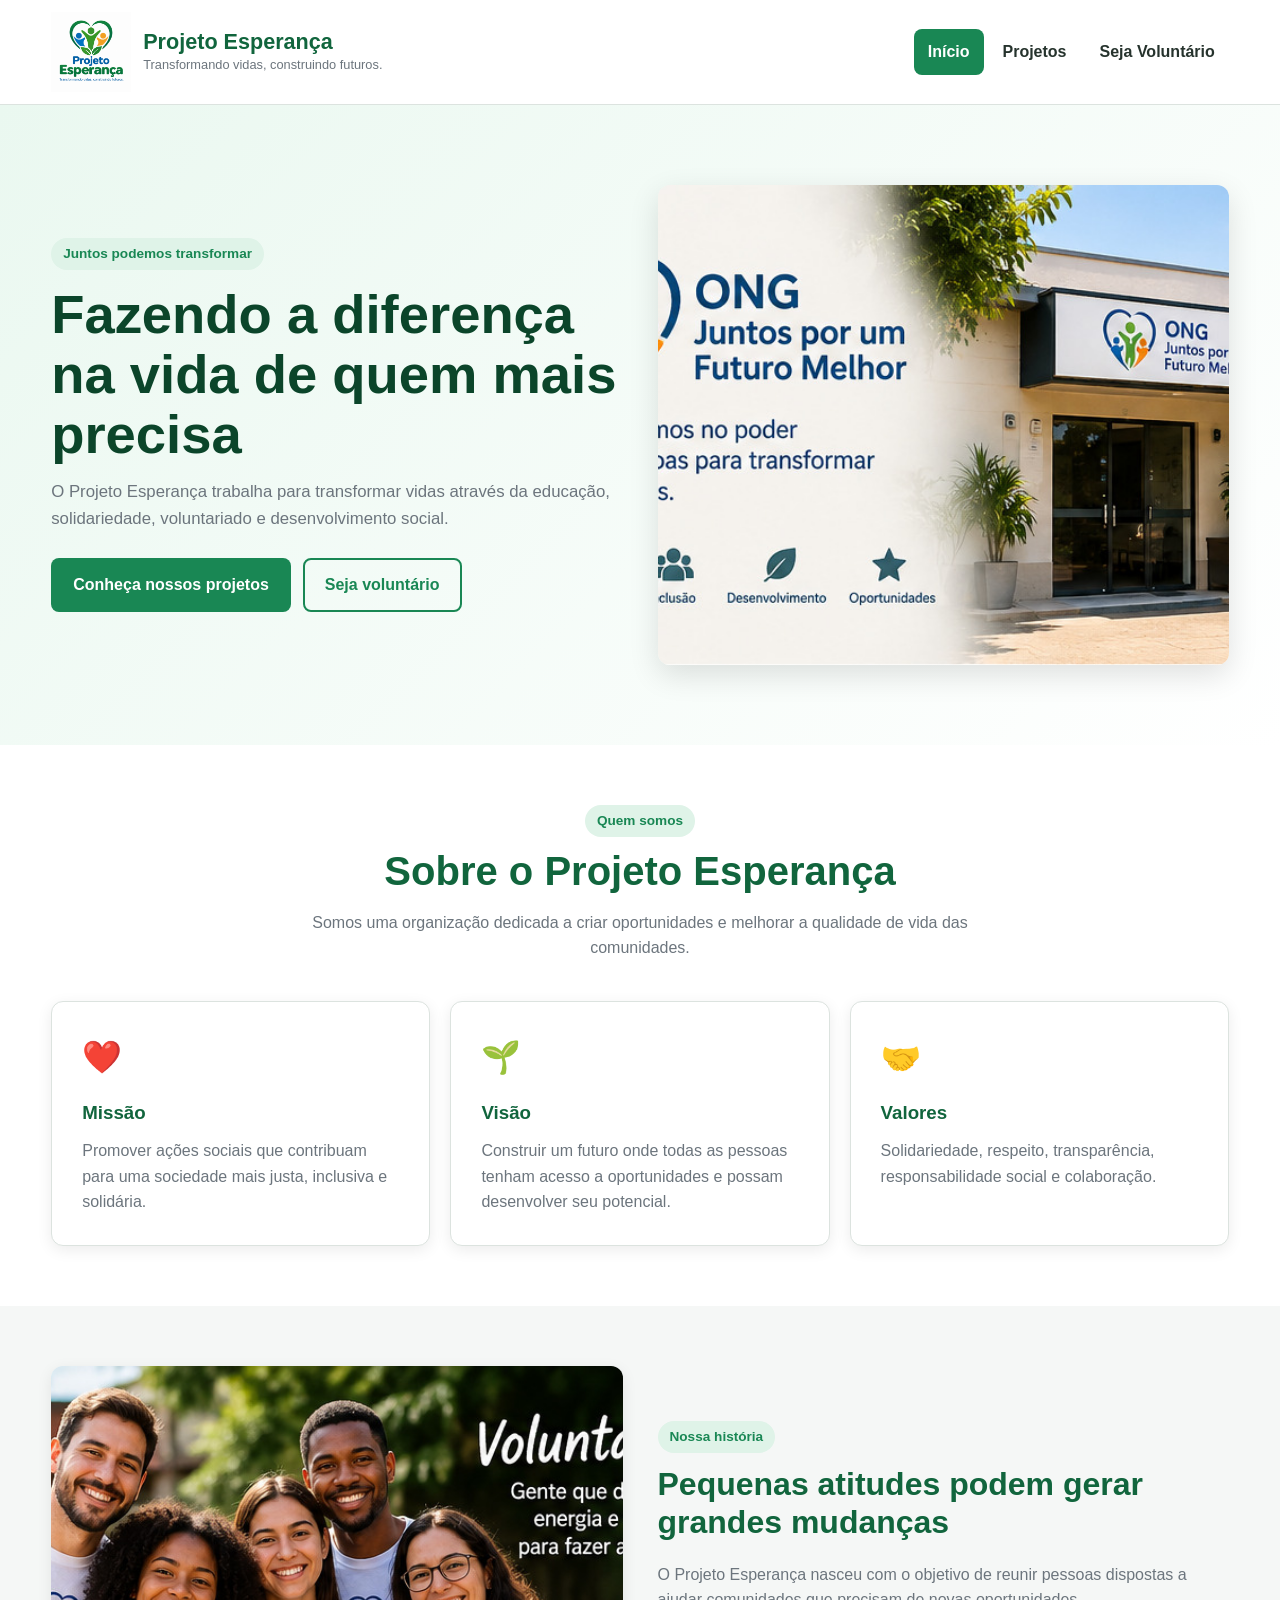
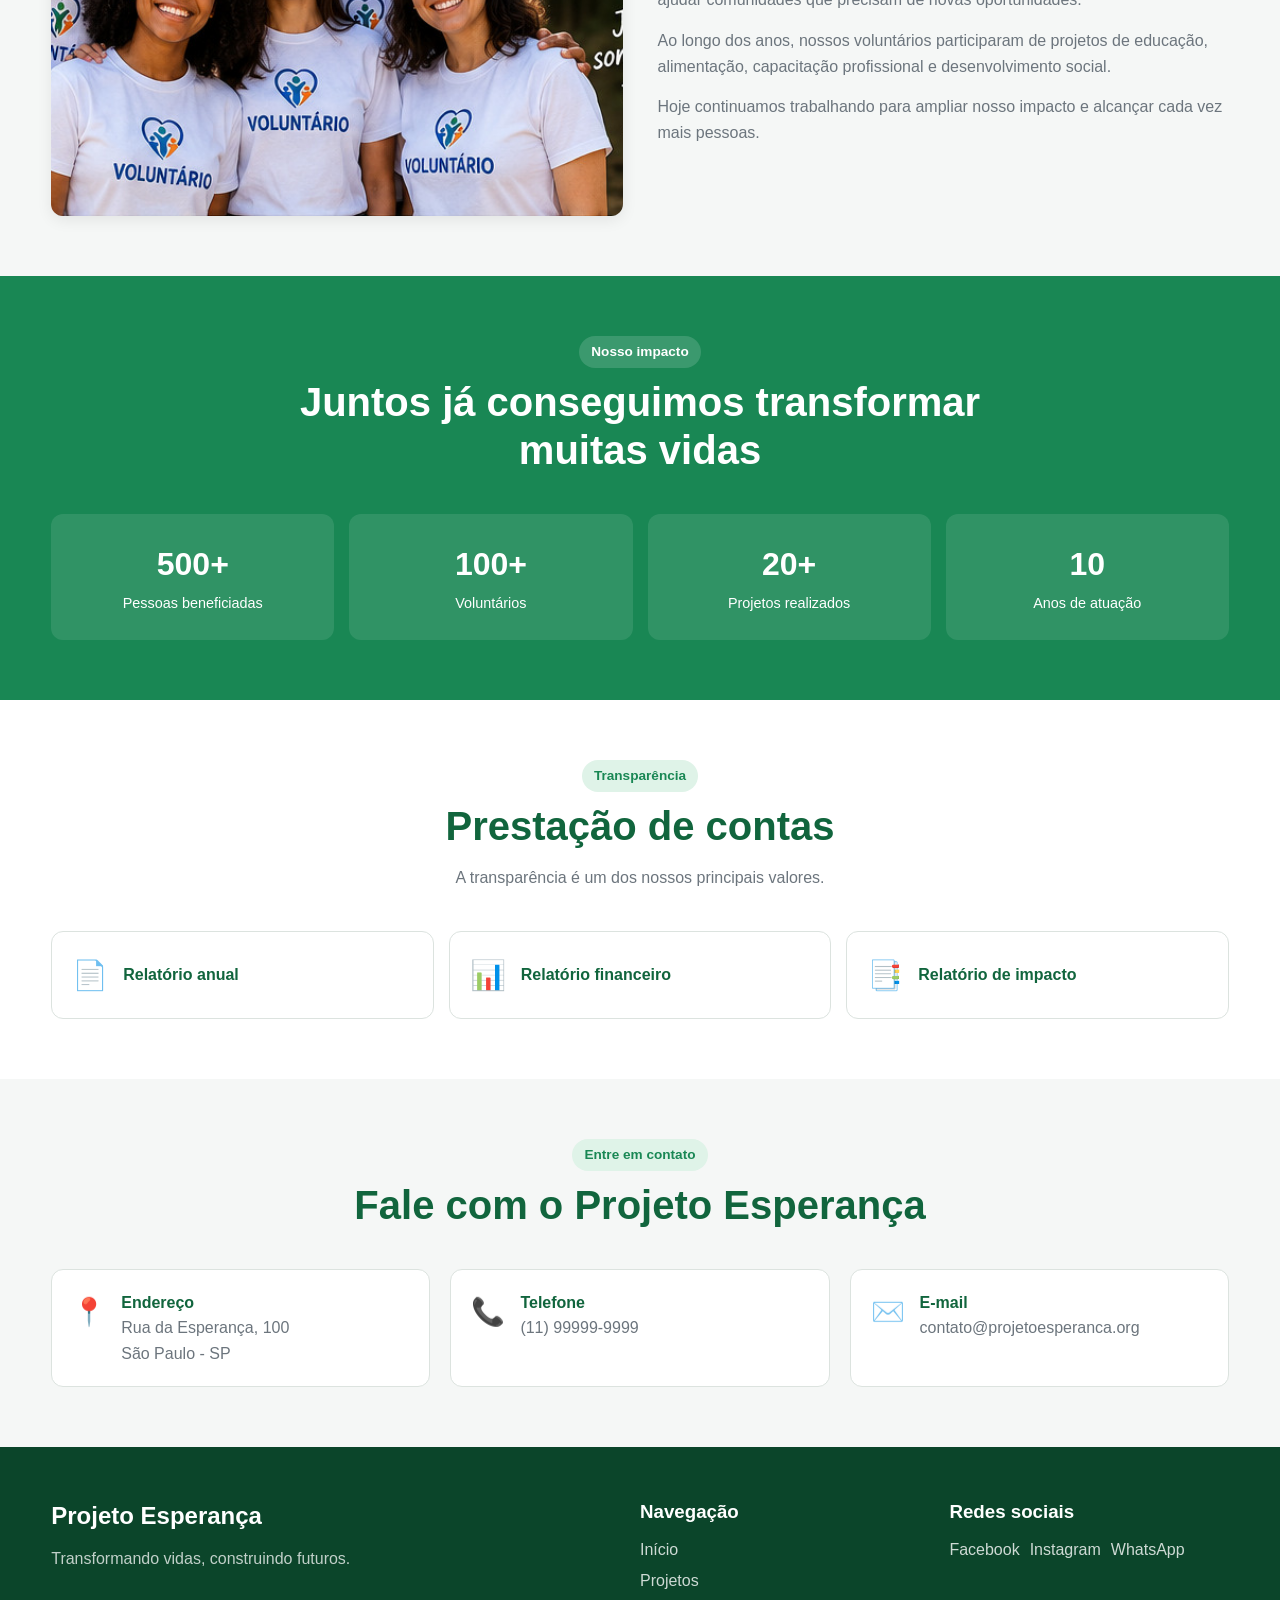
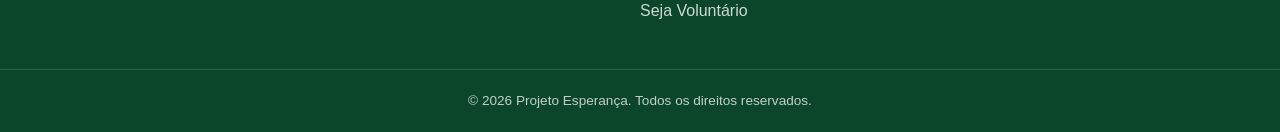
<file: projeto-ong/index.html>
<!DOCTYPE html>
<html lang="pt-BR">

<head>
    <meta charset="UTF-8">

    <meta name="viewport" content="width=device-width, initial-scale=1.0">

    <meta
        name="description"
        content="Projeto Esperança - ONG dedicada a transformar vidas por meio de projetos sociais, voluntariado e solidariedade."
    >

    <meta name="author" content="Projeto Esperança">

    <title>Projeto Esperança | Transformando vidas</title>

    <!-- CSS -->
    <link rel="stylesheet" href="css/style.css">
</head>

<body>

    <!-- CABEÇALHO -->
    <header class="cabecalho">

        <div class="cabecalho-container">

            <a href="index.html" class="logo-link" aria-label="Ir para a página inicial">

                <img
                    src="imagens/logo.png"
                    alt="Logo Projeto Esperança"
                    class="logo"
                    width="120"
                    height="120"
                >

                <div class="logo-texto">
                    <h1>Projeto Esperança</h1>
                    <p>Transformando vidas, construindo futuros.</p>
                </div>

            </a>

            <nav class="navegacao" aria-label="Navegação principal">

                <a href="index.html" aria-current="page">
                    Início
                </a>

                <a href="projetos.html">
                    Projetos
                </a>

                <a href="cadastro.html">
                    Seja Voluntário
                </a>

            </nav>

        </div>

    </header>


    <!-- CONTEÚDO PRINCIPAL -->
    <main id="conteudo">

        <!-- HERO -->
        <section class="hero">

            <div class="hero-conteudo">

                <div class="hero-texto">

                    <span class="etiqueta">
                        Juntos podemos transformar
                    </span>

                    <h2>
                        Fazendo a diferença na vida de quem mais precisa
                    </h2>

                    <p>
                        O Projeto Esperança trabalha para transformar vidas
                        através da educação, solidariedade, voluntariado e
                        desenvolvimento social.
                    </p>

                    <div class="hero-botoes">

                        <a href="projetos.html" class="botao botao-principal">
                            Conheça nossos projetos
                        </a>

                        <a href="cadastro.html" class="botao botao-secundario">
                            Seja voluntário
                        </a>

                    </div>

                </div>

                <div class="hero-imagem">

                    <img
                        src="imagens/ong.jpg"
                        alt="Voluntários reunidos em uma ação do Projeto Esperança"
                        width="800"
                        height="600"
                    >

                </div>

            </div>

        </section>


        <!-- SOBRE -->
        <section class="secao">

            <div class="container">

                <div class="titulo-secao">

                    <span class="etiqueta">
                        Quem somos
                    </span>

                    <h2>
                        Sobre o Projeto Esperança
                    </h2>

                    <p>
                        Somos uma organização dedicada a criar oportunidades
                        e melhorar a qualidade de vida das comunidades.
                    </p>

                </div>


                <div class="cards-informacao">

                    <article class="card">

                        <div class="card-icone">
                            ❤️
                        </div>

                        <h3>Missão</h3>

                        <p>
                            Promover ações sociais que contribuam para uma
                            sociedade mais justa, inclusiva e solidária.
                        </p>

                    </article>


                    <article class="card">

                        <div class="card-icone">
                            🌱
                        </div>

                        <h3>Visão</h3>

                        <p>
                            Construir um futuro onde todas as pessoas tenham
                            acesso a oportunidades e possam desenvolver seu
                            potencial.
                        </p>

                    </article>


                    <article class="card">

                        <div class="card-icone">
                            🤝
                        </div>

                        <h3>Valores</h3>

                        <p>
                            Solidariedade, respeito, transparência,
                            responsabilidade social e colaboração.
                        </p>

                    </article>

                </div>

            </div>

        </section>


        <!-- HISTÓRIA -->
        <section class="secao secao-clara">

            <div class="container">

                <div class="historia">

                    <div class="historia-imagem">

                        <img
                            src="imagens/voluntarios.jpg"
                            alt="Grupo de voluntários do Projeto Esperança"
                            loading="lazy"
                            decoding="async"
                            width="800"
                            height="600"
                        >

                    </div>


                    <div class="historia-texto">

                        <span class="etiqueta">
                            Nossa história
                        </span>

                        <h2>
                            Pequenas atitudes podem gerar grandes mudanças
                        </h2>

                        <p>
                            O Projeto Esperança nasceu com o objetivo de
                            reunir pessoas dispostas a ajudar comunidades
                            que precisam de novas oportunidades.
                        </p>

                        <p>
                            Ao longo dos anos, nossos voluntários participaram
                            de projetos de educação, alimentação,
                            capacitação profissional e desenvolvimento social.
                        </p>

                        <p>
                            Hoje continuamos trabalhando para ampliar nosso
                            impacto e alcançar cada vez mais pessoas.
                        </p>

                    </div>

                </div>

            </div>

        </section>


        <!-- IMPACTO -->
        <section class="secao impacto">

            <div class="container">

                <div class="titulo-secao">

                    <span class="etiqueta">
                        Nosso impacto
                    </span>

                    <h2>
                        Juntos já conseguimos transformar muitas vidas
                    </h2>

                </div>


                <div class="impacto-grid">

                    <article class="impacto-card">

                        <strong>500+</strong>

                        <span>
                            Pessoas beneficiadas
                        </span>

                    </article>


                    <article class="impacto-card">

                        <strong>100+</strong>

                        <span>
                            Voluntários
                        </span>

                    </article>


                    <article class="impacto-card">

                        <strong>20+</strong>

                        <span>
                            Projetos realizados
                        </span>

                    </article>


                    <article class="impacto-card">

                        <strong>10</strong>

                        <span>
                            Anos de atuação
                        </span>

                    </article>

                </div>

            </div>

        </section>


        <!-- TRANSPARÊNCIA -->
        <section class="secao">

            <div class="container">

                <div class="titulo-secao">

                    <span class="etiqueta">
                        Transparência
                    </span>

                    <h2>
                        Prestação de contas
                    </h2>

                    <p>
                        A transparência é um dos nossos principais valores.
                    </p>

                </div>


                <div class="documentos">

                    <a href="#" class="documento-card">

                        <span class="documento-icone">
                            📄
                        </span>

                        <span>
                            Relatório anual
                        </span>

                    </a>


                    <a href="#" class="documento-card">

                        <span class="documento-icone">
                            📊
                        </span>

                        <span>
                            Relatório financeiro
                        </span>

                    </a>


                    <a href="#" class="documento-card">

                        <span class="documento-icone">
                            📑
                        </span>

                        <span>
                            Relatório de impacto
                        </span>

                    </a>

                </div>

            </div>

        </section>


        <!-- CONTATO -->
        <section class="secao secao-clara">

            <div class="container">

                <div class="titulo-secao">

                    <span class="etiqueta">
                        Entre em contato
                    </span>

                    <h2>
                        Fale com o Projeto Esperança
                    </h2>

                </div>


                <div class="contato-grid">

                    <div class="contato-item">

                        <span>📍</span>

                        <div>
                            <strong>Endereço</strong>

                            <p>
                                Rua da Esperança, 100<br>
                                São Paulo - SP
                            </p>
                        </div>

                    </div>


                    <div class="contato-item">

                        <span>📞</span>

                        <div>
                            <strong>Telefone</strong>

                            <p>
                                (11) 99999-9999
                            </p>
                        </div>

                    </div>


                    <div class="contato-item">

                        <span>✉️</span>

                        <div>
                            <strong>E-mail</strong>

                            <p>
                                contato@projetoesperanca.org
                            </p>
                        </div>

                    </div>

                </div>

            </div>

        </section>

    </main>


    <!-- RODAPÉ -->
    <footer class="rodape">

        <div class="container rodape-conteudo">

            <div>

                <h2>
                    Projeto Esperança
                </h2>

                <p>
                    Transformando vidas, construindo futuros.
                </p>

            </div>


            <div>

                <h3>
                    Navegação
                </h3>

                <a href="index.html">
                    Início
                </a>

                <a href="projetos.html">
                    Projetos
                </a>

                <a href="cadastro.html">
                    Seja Voluntário
                </a>

            </div>


            <div>

                <h3>
                    Redes sociais
                </h3>

                <div class="redes-sociais">

                    <a href="#" aria-label="Facebook">
                        Facebook
                    </a>

                    <a href="#" aria-label="Instagram">
                        Instagram
                    </a>

                    <a href="#" aria-label="WhatsApp">
                        WhatsApp
                    </a>

                </div>

            </div>

        </div>


        <div class="rodape-final">

            <p>
                © <span class="ano-atual"></span>
                Projeto Esperança. Todos os direitos reservados.
            </p>

        </div>

    </footer>


    <!-- JavaScript -->
    <script src="js/script.js"></script>

</body>

</html>
</file>
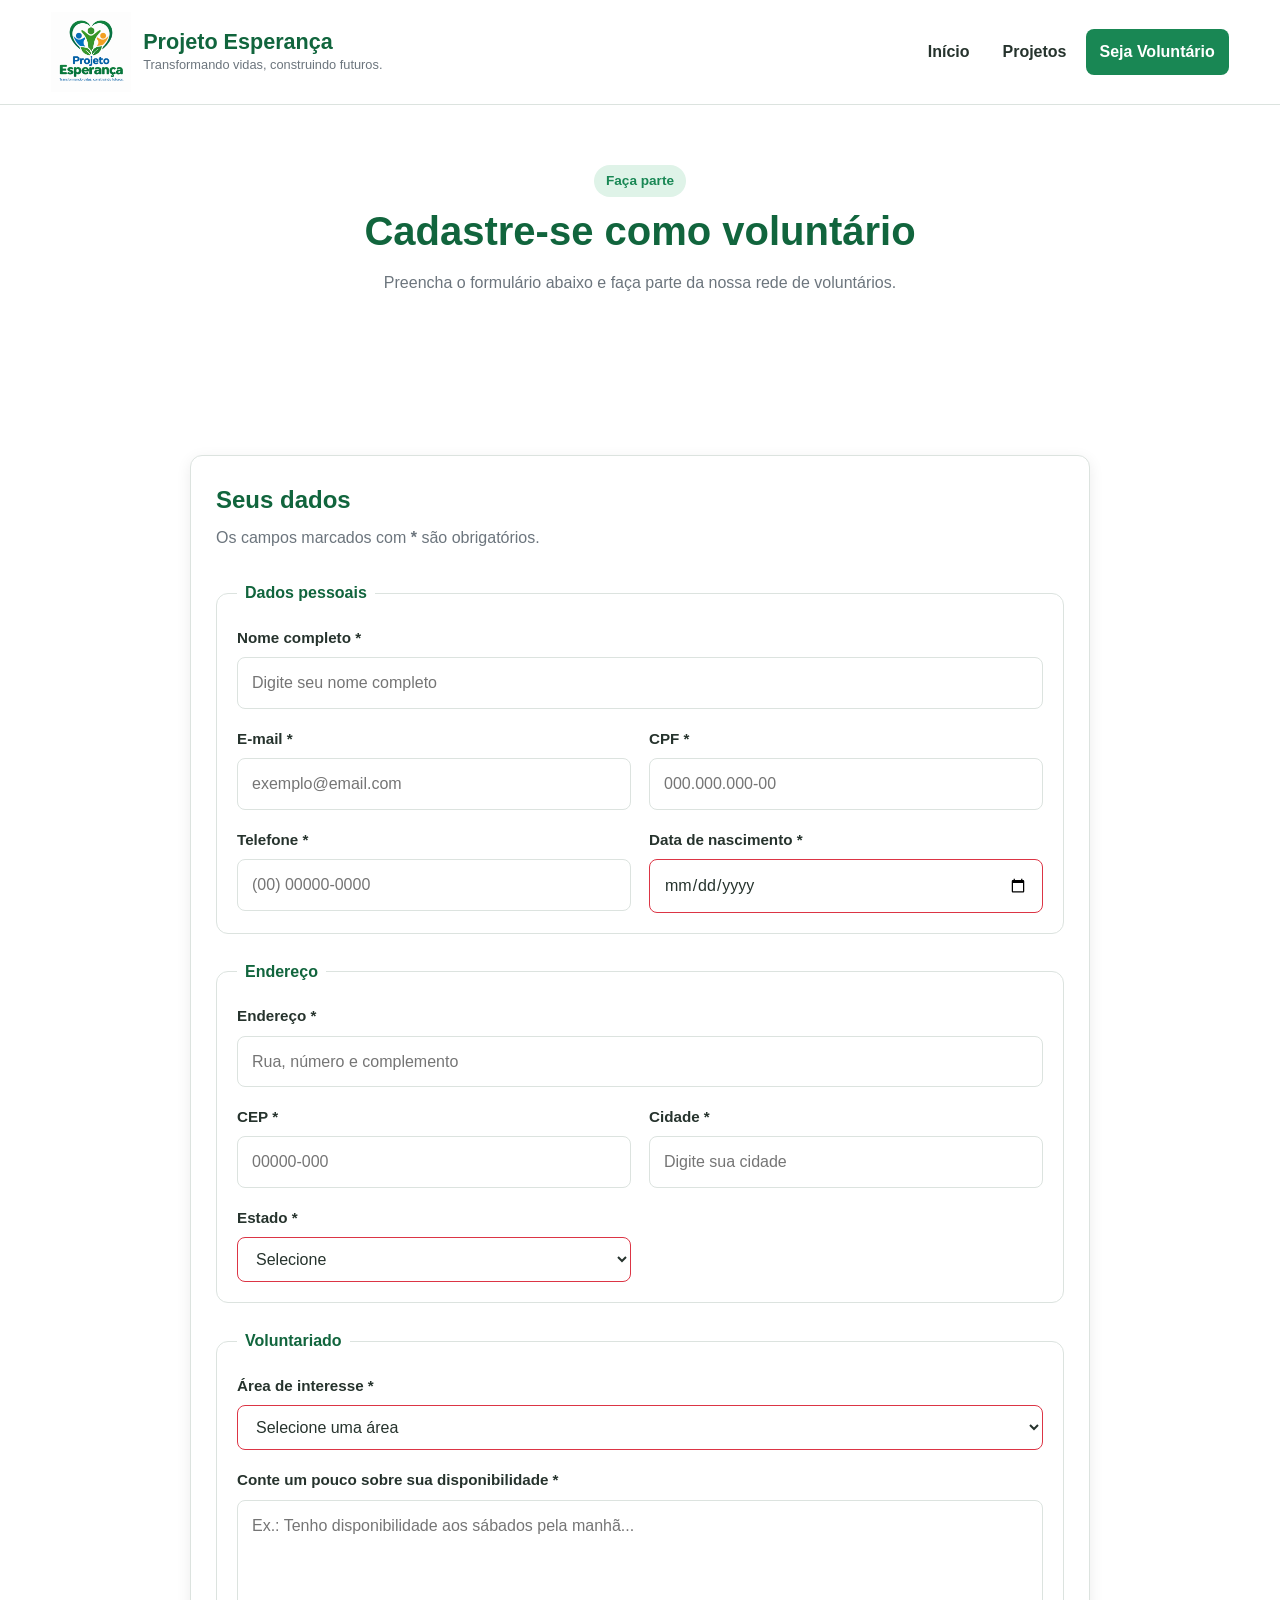
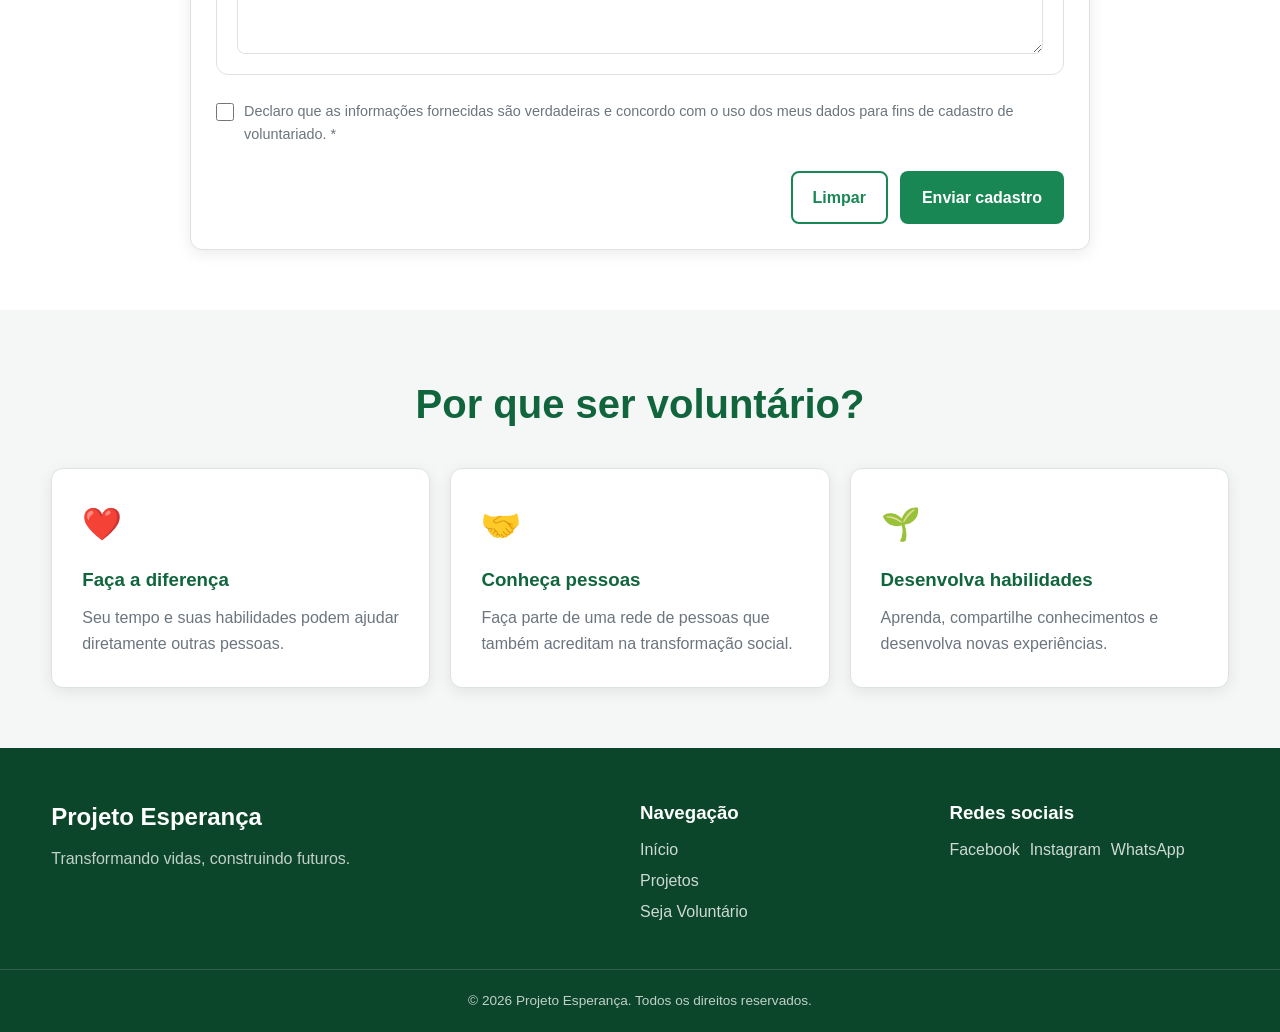
<file: projeto-ong/cadastro.html>
<!DOCTYPE html>
<html lang="pt-BR">

<head>

    <meta charset="UTF-8">

    <meta name="viewport" content="width=device-width, initial-scale=1.0">

    <meta
        name="description"
        content="Cadastre-se para ser voluntário do Projeto Esperança."
    >

    <meta name="author" content="Projeto Esperança">

    <title>Seja Voluntário | Projeto Esperança</title>

    <link rel="stylesheet" href="css/style.css">

</head>

<body>

    <!-- CABEÇALHO -->
    <header class="cabecalho">

        <div class="cabecalho-container">

            <a href="index.html" class="logo-link" aria-label="Ir para a página inicial">

                <img
                    src="imagens/logo.png"
                    alt="Logo Projeto Esperança"
                    class="logo"
                    width="120"
                    height="120"
                >

                <div class="logo-texto">

                    <h1>
                        Projeto Esperança
                    </h1>

                    <p>
                        Transformando vidas, construindo futuros.
                    </p>

                </div>

            </a>


            <nav class="navegacao" aria-label="Navegação principal">

                <a href="index.html">
                    Início
                </a>

                <a href="projetos.html">
                    Projetos
                </a>

                <a href="cadastro.html" aria-current="page">
                    Seja Voluntário
                </a>

            </nav>

        </div>

    </header>


    <!-- CONTEÚDO -->
    <main id="conteudo">

        <section class="secao introducao-pagina">

            <div class="container">

                <div class="titulo-secao">

                    <span class="etiqueta">
                        Faça parte
                    </span>

                    <h2>
                        Cadastre-se como voluntário
                    </h2>

                    <p>
                        Preencha o formulário abaixo e faça parte da nossa
                        rede de voluntários.
                    </p>

                </div>

            </div>

        </section>


        <!-- FORMULÁRIO -->
        <section class="secao">

            <div class="container">

                <div class="formulario-container">

                    <div class="formulario-introducao">

                        <h2>
                            Seus dados
                        </h2>

                        <p>
                            Os campos marcados com
                            <strong>*</strong>
                            são obrigatórios.
                        </p>

                    </div>


                    <form
                        id="formulario-voluntario"
                        action="#"
                        method="post"
                        novalidate
                    >


                        <!-- DADOS PESSOAIS -->
                        <fieldset>

                            <legend>
                                Dados pessoais
                            </legend>


                            <div class="form-grid">


                                <div class="campo campo-completo">

                                    <label for="nome">
                                        Nome completo *
                                    </label>

                                    <input
                                        type="text"
                                        id="nome"
                                        name="nome"
                                        placeholder="Digite seu nome completo"
                                        minlength="3"
                                        autocomplete="name"
                                        required
                                    >

                                </div>


                                <div class="campo">

                                    <label for="email">
                                        E-mail *
                                    </label>

                                    <input
                                        type="email"
                                        id="email"
                                        name="email"
                                        placeholder="exemplo@email.com"
                                        autocomplete="email"
                                        required
                                    >

                                </div>


                                <div class="campo">

                                    <label for="cpf">
                                        CPF *
                                    </label>

                                    <input
                                        type="text"
                                        id="cpf"
                                        name="cpf"
                                        placeholder="000.000.000-00"
                                        maxlength="14"
                                        inputmode="numeric"
                                        autocomplete="off"
                                        pattern="[0-9]{3}\.[0-9]{3}\.[0-9]{3}-[0-9]{2}"
                                        title="Digite o CPF no formato 000.000.000-00"
                                        required
                                    >

                                </div>


                                <div class="campo">

                                    <label for="telefone">
                                        Telefone *
                                    </label>

                                    <input
                                        type="tel"
                                        id="telefone"
                                        name="telefone"
                                        placeholder="(00) 00000-0000"
                                        maxlength="15"
                                        inputmode="tel"
                                        autocomplete="tel"
                                        pattern="\([0-9]{2}\) [0-9]{5}-[0-9]{4}"
                                        title="Digite o telefone no formato (00) 00000-0000"
                                        required
                                    >

                                </div>


                                <div class="campo">

                                    <label for="nascimento">
                                        Data de nascimento *
                                    </label>

                                    <input
                                        type="date"
                                        id="nascimento"
                                        name="nascimento"
                                        autocomplete="bday"
                                        required
                                    >

                                </div>

                            </div>

                        </fieldset>


                        <!-- ENDEREÇO -->
                        <fieldset>

                            <legend>
                                Endereço
                            </legend>


                            <div class="form-grid">


                                <div class="campo campo-completo">

                                    <label for="endereco">
                                        Endereço *
                                    </label>

                                    <input
                                        type="text"
                                        id="endereco"
                                        name="endereco"
                                        placeholder="Rua, número e complemento"
                                        autocomplete="street-address"
                                        required
                                    >

                                </div>


                                <div class="campo">

                                    <label for="cep">
                                        CEP *
                                    </label>

                                    <input
                                        type="text"
                                        id="cep"
                                        name="cep"
                                        placeholder="00000-000"
                                        maxlength="9"
                                        inputmode="numeric"
                                        autocomplete="postal-code"
                                        pattern="[0-9]{5}-[0-9]{3}"
                                        title="Digite o CEP no formato 00000-000"
                                        required
                                    >

                                </div>


                                <div class="campo">

                                    <label for="cidade">
                                        Cidade *
                                    </label>

                                    <input
                                        type="text"
                                        id="cidade"
                                        name="cidade"
                                        placeholder="Digite sua cidade"
                                        autocomplete="address-level2"
                                        required
                                    >

                                </div>


                                <div class="campo">

                                    <label for="estado">
                                        Estado *
                                    </label>

                                    <select
                                        id="estado"
                                        name="estado"
                                        autocomplete="address-level1"
                                        required
                                    >

                                        <option value="">
                                            Selecione
                                        </option>

                                        <option value="AC">
                                            Acre
                                        </option>

                                        <option value="AL">
                                            Alagoas
                                        </option>

                                        <option value="AP">
                                            Amapá
                                        </option>

                                        <option value="AM">
                                            Amazonas
                                        </option>

                                        <option value="BA">
                                            Bahia
                                        </option>

                                        <option value="CE">
                                            Ceará
                                        </option>

                                        <option value="DF">
                                            Distrito Federal
                                        </option>

                                        <option value="ES">
                                            Espírito Santo
                                        </option>

                                        <option value="GO">
                                            Goiás
                                        </option>

                                        <option value="MA">
                                            Maranhão
                                        </option>

                                        <option value="MT">
                                            Mato Grosso
                                        </option>

                                        <option value="MS">
                                            Mato Grosso do Sul
                                        </option>

                                        <option value="MG">
                                            Minas Gerais
                                        </option>

                                        <option value="PA">
                                            Pará
                                        </option>

                                        <option value="PB">
                                            Paraíba
                                        </option>

                                        <option value="PR">
                                            Paraná
                                        </option>

                                        <option value="PE">
                                            Pernambuco
                                        </option>

                                        <option value="PI">
                                            Piauí
                                        </option>

                                        <option value="RJ">
                                            Rio de Janeiro
                                        </option>

                                        <option value="RN">
                                            Rio Grande do Norte
                                        </option>

                                        <option value="RS">
                                            Rio Grande do Sul
                                        </option>

                                        <option value="RO">
                                            Rondônia
                                        </option>

                                        <option value="RR">
                                            Roraima
                                        </option>

                                        <option value="SC">
                                            Santa Catarina
                                        </option>

                                        <option value="SP">
                                            São Paulo
                                        </option>

                                        <option value="SE">
                                            Sergipe
                                        </option>

                                        <option value="TO">
                                            Tocantins
                                        </option>

                                    </select>

                                </div>

                            </div>

                        </fieldset>


                        <!-- INTERESSE -->
                        <fieldset>

                            <legend>
                                Voluntariado
                            </legend>


                            <div class="form-grid">


                                <div class="campo campo-completo">

                                    <label for="area">
                                        Área de interesse *
                                    </label>

                                    <select
                                        id="area"
                                        name="area"
                                        required
                                    >

                                        <option value="">
                                            Selecione uma área
                                        </option>

                                        <option value="educacao">
                                            Educação
                                        </option>

                                        <option value="alimentacao">
                                            Alimentação
                                        </option>

                                        <option value="eventos">
                                            Eventos
                                        </option>

                                        <option value="comunicacao">
                                            Comunicação
                                        </option>

                                        <option value="administracao">
                                            Administração
                                        </option>

                                        <option value="outros">
                                            Outros
                                        </option>

                                    </select>

                                </div>


                                <div class="campo campo-completo">

                                    <label for="disponibilidade">
                                        Conte um pouco sobre sua disponibilidade *
                                    </label>

                                    <textarea
                                        id="disponibilidade"
                                        name="disponibilidade"
                                        rows="5"
                                        placeholder="Ex.: Tenho disponibilidade aos sábados pela manhã..."
                                        minlength="10"
                                        required
                                    ></textarea>

                                </div>

                            </div>

                        </fieldset>


                        <!-- TERMOS -->
                        <div class="campo-checkbox">

                            <input
                                type="checkbox"
                                id="termos"
                                name="termos"
                                required
                            >

                            <label for="termos">
                                Declaro que as informações fornecidas são
                                verdadeiras e concordo com o uso dos meus
                                dados para fins de cadastro de voluntariado. *
                            </label>

                        </div>


                        <!-- BOTÕES -->
                        <div class="formulario-botoes">

                            <button
                                type="reset"
                                class="botao botao-secundario"
                            >
                                Limpar
                            </button>

                            <button
                                type="submit"
                                class="botao botao-principal"
                            >
                                Enviar cadastro
                            </button>

                        </div>


                    </form>

                </div>

            </div>

        </section>


        <!-- INFORMAÇÃO -->
        <section class="secao secao-clara">

            <div class="container">

                <div class="titulo-secao">

                    <h2>
                        Por que ser voluntário?
                    </h2>

                </div>


                <div class="cards-informacao">


                    <article class="card">

                        <div class="card-icone">
                            ❤️
                        </div>

                        <h3>
                            Faça a diferença
                        </h3>

                        <p>
                            Seu tempo e suas habilidades podem ajudar
                            diretamente outras pessoas.
                        </p>

                    </article>


                    <article class="card">

                        <div class="card-icone">
                            🤝
                        </div>

                        <h3>
                            Conheça pessoas
                        </h3>

                        <p>
                            Faça parte de uma rede de pessoas que também
                            acreditam na transformação social.
                        </p>

                    </article>


                    <article class="card">

                        <div class="card-icone">
                            🌱
                        </div>

                        <h3>
                            Desenvolva habilidades
                        </h3>

                        <p>
                            Aprenda, compartilhe conhecimentos e desenvolva
                            novas experiências.
                        </p>

                    </article>

                </div>

            </div>

        </section>

    </main>


    <!-- RODAPÉ -->
    <footer class="rodape">

        <div class="container rodape-conteudo">

            <div>

                <h2>
                    Projeto Esperança
                </h2>

                <p>
                    Transformando vidas, construindo futuros.
                </p>

            </div>


            <div>

                <h3>
                    Navegação
                </h3>

                <a href="index.html">
                    Início
                </a>

                <a href="projetos.html">
                    Projetos
                </a>

                <a href="cadastro.html">
                    Seja Voluntário
                </a>

            </div>


            <div>

                <h3>
                    Redes sociais
                </h3>

                <div class="redes-sociais">

                    <a href="#">
                        Facebook
                    </a>

                    <a href="#">
                        Instagram
                    </a>

                    <a href="#">
                        WhatsApp
                    </a>

                </div>

            </div>

        </div>


        <div class="rodape-final">

            <p>
                © <span class="ano-atual"></span>
                Projeto Esperança. Todos os direitos reservados.
            </p>

        </div>

    </footer>


    <script src="js/script.js"></script>

</body>

</html>
</file>
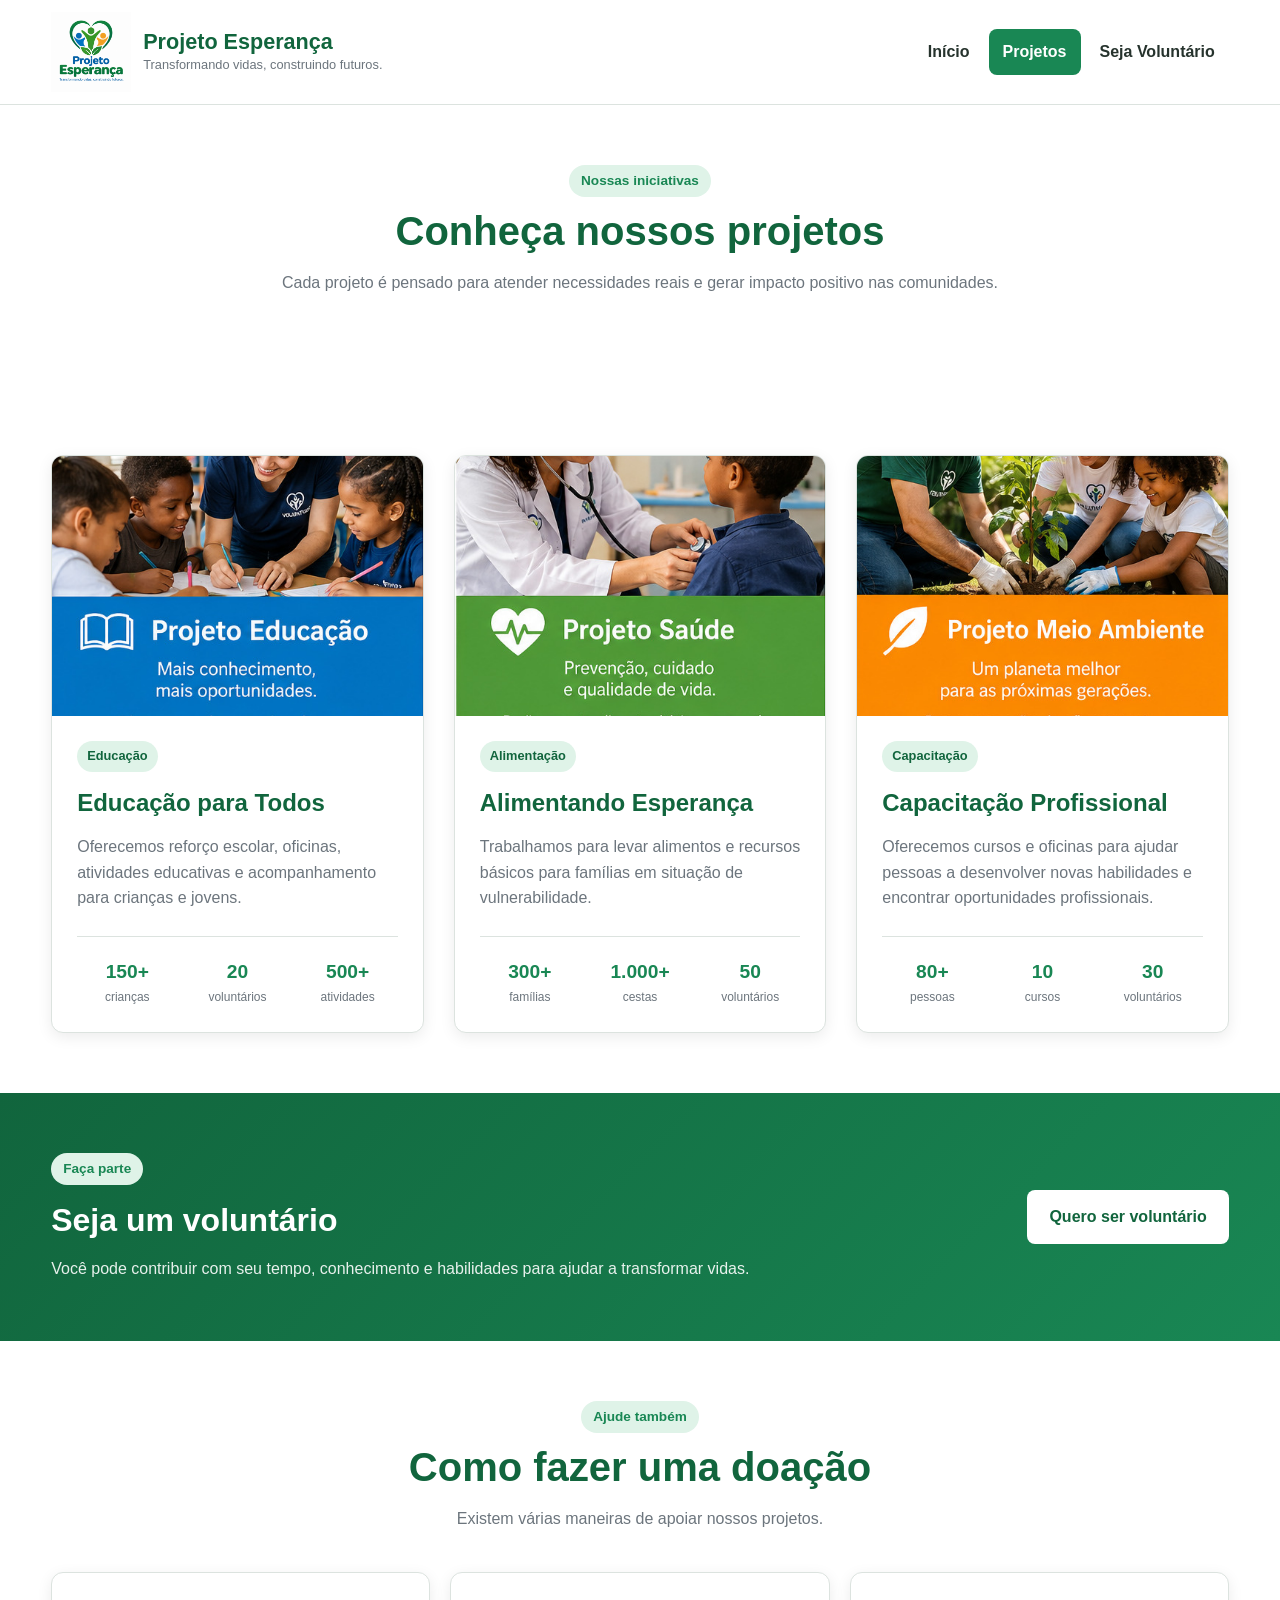
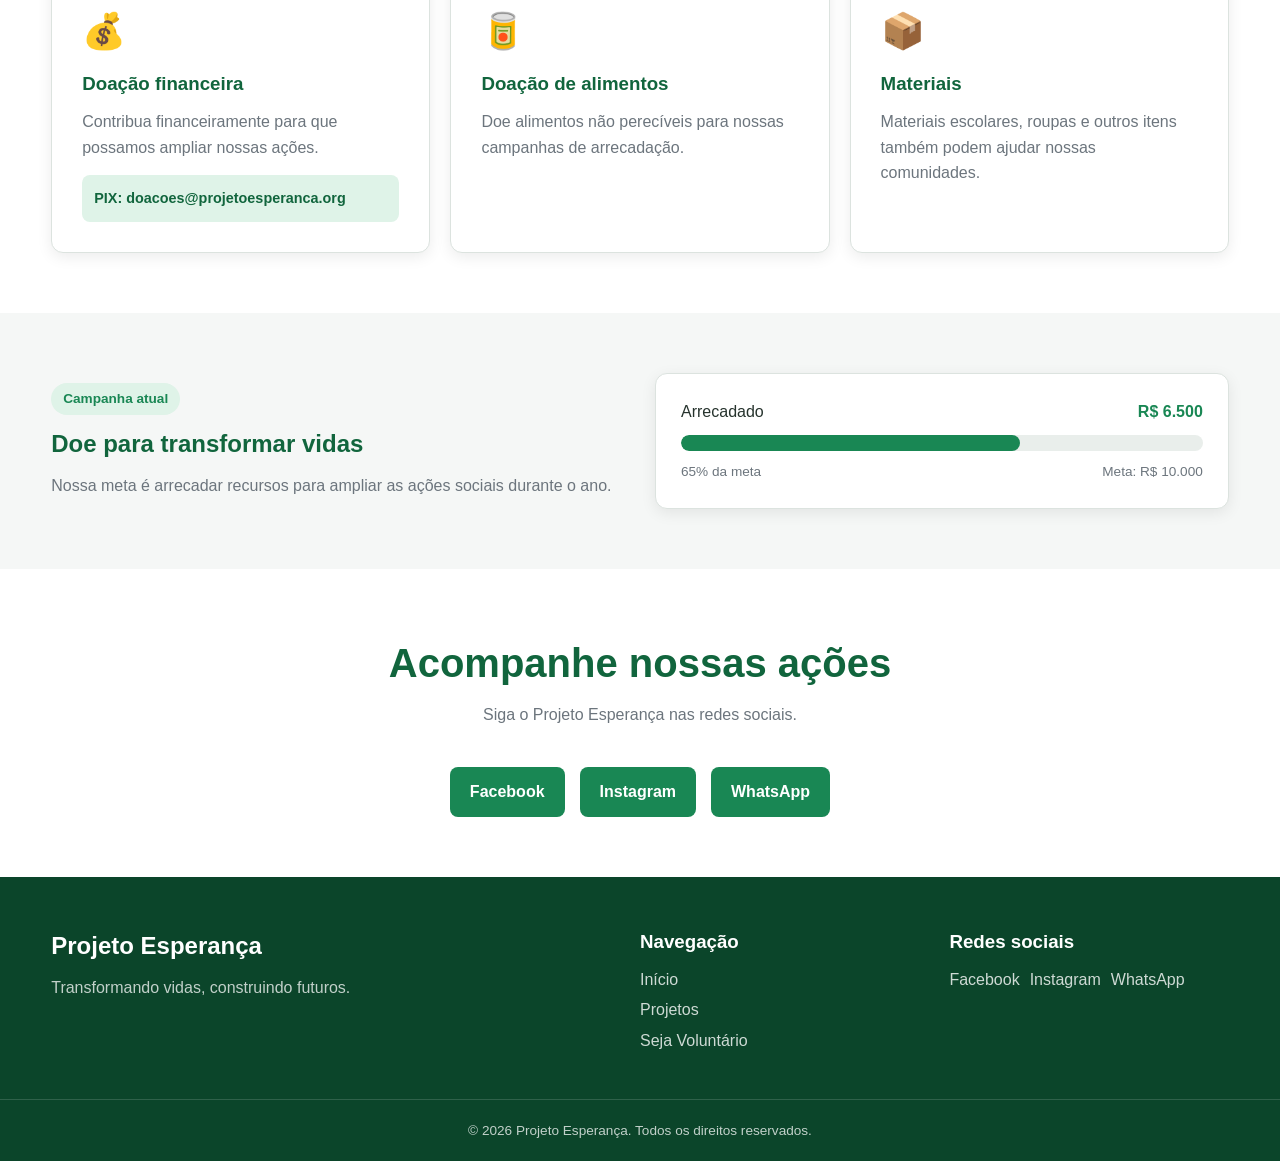
<file: projeto-ong/projetos.html>
<!DOCTYPE html>
<html lang="pt-BR">

<head>

    <meta charset="UTF-8">

    <meta name="viewport" content="width=device-width, initial-scale=1.0">

    <meta
        name="description"
        content="Conheça os projetos sociais do Projeto Esperança e descubra como ajudar."
    >

    <meta name="author" content="Projeto Esperança">

    <title>Projetos | Projeto Esperança</title>

    <link rel="stylesheet" href="css/style.css">

</head>

<body>

    <!-- CABEÇALHO -->
    <header class="cabecalho">

        <div class="cabecalho-container">

            <a href="index.html" class="logo-link" aria-label="Ir para a página inicial">

                <img
                    src="imagens/logo.png"
                    alt="Logo Projeto Esperança"
                    class="logo"
                    width="120"
                    height="120"
                >

                <div class="logo-texto">

                    <h1>
                        Projeto Esperança
                    </h1>

                    <p>
                        Transformando vidas, construindo futuros.
                    </p>

                </div>

            </a>


            <nav class="navegacao" aria-label="Navegação principal">

                <a href="index.html">
                    Início
                </a>

                <a href="projetos.html" aria-current="page">
                    Projetos
                </a>

                <a href="cadastro.html">
                    Seja Voluntário
                </a>

            </nav>

        </div>

    </header>


    <!-- CONTEÚDO -->
    <main id="conteudo">

        <!-- INTRODUÇÃO -->
        <section class="secao introducao-pagina">

            <div class="container">

                <div class="titulo-secao">

                    <span class="etiqueta">
                        Nossas iniciativas
                    </span>

                    <h2>
                        Conheça nossos projetos
                    </h2>

                    <p>
                        Cada projeto é pensado para atender necessidades
                        reais e gerar impacto positivo nas comunidades.
                    </p>

                </div>

            </div>

        </section>


        <!-- PROJETOS -->
        <section class="secao secao-projetos">

            <div class="container">

                <div class="projetos-grid">


                    <!-- PROJETO 1 -->
                    <article class="projeto-card">

                        <div class="projeto-imagem">

                            <img
                                src="imagens/projeto-1.jpg"
                                alt="Crianças participando de atividades educativas"
                                loading="lazy"
                                decoding="async"
                                width="800"
                                height="600"
                            >

                        </div>


                        <div class="projeto-conteudo">

                            <span class="projeto-categoria">
                                Educação
                            </span>

                            <h3>
                                Educação para Todos
                            </h3>

                            <p>
                                Oferecemos reforço escolar, oficinas,
                                atividades educativas e acompanhamento
                                para crianças e jovens.
                            </p>


                            <div class="projeto-numeros">

                                <div>
                                    <strong>150+</strong>
                                    <span>crianças</span>
                                </div>

                                <div>
                                    <strong>20</strong>
                                    <span>voluntários</span>
                                </div>

                                <div>
                                    <strong>500+</strong>
                                    <span>atividades</span>
                                </div>

                            </div>

                        </div>

                    </article>


                    <!-- PROJETO 2 -->
                    <article class="projeto-card">

                        <div class="projeto-imagem">

                            <img
                                src="imagens/projeto-2.jpg"
                                alt="Voluntários realizando ação social"
                                loading="lazy"
                                decoding="async"
                                width="800"
                                height="600"
                            >

                        </div>


                        <div class="projeto-conteudo">

                            <span class="projeto-categoria">
                                Alimentação
                            </span>

                            <h3>
                                Alimentando Esperança
                            </h3>

                            <p>
                                Trabalhamos para levar alimentos e
                                recursos básicos para famílias em
                                situação de vulnerabilidade.
                            </p>


                            <div class="projeto-numeros">

                                <div>
                                    <strong>300+</strong>
                                    <span>famílias</span>
                                </div>

                                <div>
                                    <strong>1.000+</strong>
                                    <span>cestas</span>
                                </div>

                                <div>
                                    <strong>50</strong>
                                    <span>voluntários</span>
                                </div>

                            </div>

                        </div>

                    </article>


                    <!-- PROJETO 3 -->
                    <article class="projeto-card">

                        <div class="projeto-imagem">

                            <img
                                src="imagens/projeto-3.jpg"
                                alt="Voluntários ajudando pessoas em atividade de capacitação"
                                loading="lazy"
                                decoding="async"
                                width="800"
                                height="600"
                            >

                        </div>


                        <div class="projeto-conteudo">

                            <span class="projeto-categoria">
                                Capacitação
                            </span>

                            <h3>
                                Capacitação Profissional
                            </h3>

                            <p>
                                Oferecemos cursos e oficinas para ajudar
                                pessoas a desenvolver novas habilidades
                                e encontrar oportunidades profissionais.
                            </p>


                            <div class="projeto-numeros">

                                <div>
                                    <strong>80+</strong>
                                    <span>pessoas</span>
                                </div>

                                <div>
                                    <strong>10</strong>
                                    <span>cursos</span>
                                </div>

                                <div>
                                    <strong>30</strong>
                                    <span>voluntários</span>
                                </div>

                            </div>

                        </div>

                    </article>

                </div>

            </div>

        </section>


        <!-- VOLUNTARIADO -->
        <section class="secao chamada">

            <div class="container">

                <div class="chamada-conteudo">

                    <div>

                        <span class="etiqueta">
                            Faça parte
                        </span>

                        <h2>
                            Seja um voluntário
                        </h2>

                        <p>
                            Você pode contribuir com seu tempo,
                            conhecimento e habilidades para ajudar
                            a transformar vidas.
                        </p>

                    </div>


                    <a
                        href="cadastro.html"
                        class="botao botao-branco"
                    >
                        Quero ser voluntário
                    </a>

                </div>

            </div>

        </section>


        <!-- DOAÇÕES -->
        <section class="secao">

            <div class="container">

                <div class="titulo-secao">

                    <span class="etiqueta">
                        Ajude também
                    </span>

                    <h2>
                        Como fazer uma doação
                    </h2>

                    <p>
                        Existem várias maneiras de apoiar nossos projetos.
                    </p>

                </div>


                <div class="doacoes-grid">


                    <article class="doacao-card">

                        <div class="doacao-icone">
                            💰
                        </div>

                        <h3>
                            Doação financeira
                        </h3>

                        <p>
                            Contribua financeiramente para que possamos
                            ampliar nossas ações.
                        </p>

                        <strong class="pix">
                            PIX: doacoes@projetoesperanca.org
                        </strong>

                    </article>


                    <article class="doacao-card">

                        <div class="doacao-icone">
                            🥫
                        </div>

                        <h3>
                            Doação de alimentos
                        </h3>

                        <p>
                            Doe alimentos não perecíveis para nossas
                            campanhas de arrecadação.
                        </p>

                    </article>


                    <article class="doacao-card">

                        <div class="doacao-icone">
                            📦
                        </div>

                        <h3>
                            Materiais
                        </h3>

                        <p>
                            Materiais escolares, roupas e outros itens
                            também podem ajudar nossas comunidades.
                        </p>

                    </article>

                </div>

            </div>

        </section>


        <!-- CAMPANHA -->
        <section class="secao secao-clara">

            <div class="container">

                <div class="campanha">

                    <div>

                        <span class="etiqueta">
                            Campanha atual
                        </span>

                        <h2>
                            Doe para transformar vidas
                        </h2>

                        <p>
                            Nossa meta é arrecadar recursos para ampliar
                            as ações sociais durante o ano.
                        </p>

                    </div>


                    <div class="progresso-container">

                        <div class="progresso-info">

                            <span>
                                Arrecadado
                            </span>

                            <strong>
                                R$ 6.500
                            </strong>

                        </div>


                        <div
                            class="barra-progresso"
                            role="progressbar"
                            aria-valuenow="65"
                            aria-valuemin="0"
                            aria-valuemax="100"
                            aria-label="65% da meta arrecadada"
                        >

                            <div
                                class="barra-progresso-preenchida"
                                style="width: 65%;"
                            ></div>

                        </div>


                        <div class="progresso-meta">

                            <span>
                                65% da meta
                            </span>

                            <span>
                                Meta: R$ 10.000
                            </span>

                        </div>

                    </div>

                </div>

            </div>

        </section>


        <!-- REDES SOCIAIS -->
        <section class="secao">

            <div class="container">

                <div class="titulo-secao">

                    <h2>
                        Acompanhe nossas ações
                    </h2>

                    <p>
                        Siga o Projeto Esperança nas redes sociais.
                    </p>

                </div>


                <div class="redes-destaque">

                    <a href="#" class="rede">
                        Facebook
                    </a>

                    <a href="#" class="rede">
                        Instagram
                    </a>

                    <a href="#" class="rede">
                        WhatsApp
                    </a>

                </div>

            </div>

        </section>

    </main>


    <!-- RODAPÉ -->
    <footer class="rodape">

        <div class="container rodape-conteudo">

            <div>

                <h2>
                    Projeto Esperança
                </h2>

                <p>
                    Transformando vidas, construindo futuros.
                </p>

            </div>


            <div>

                <h3>
                    Navegação
                </h3>

                <a href="index.html">
                    Início
                </a>

                <a href="projetos.html">
                    Projetos
                </a>

                <a href="cadastro.html">
                    Seja Voluntário
                </a>

            </div>


            <div>

                <h3>
                    Redes sociais
                </h3>

                <div class="redes-sociais">

                    <a href="#">
                        Facebook
                    </a>

                    <a href="#">
                        Instagram
                    </a>

                    <a href="#">
                        WhatsApp
                    </a>

                </div>

            </div>

        </div>


        <div class="rodape-final">

            <p>
                © <span class="ano-atual"></span>
                Projeto Esperança. Todos os direitos reservados.
            </p>

        </div>

    </footer>


    <script src="js/script.js"></script>

</body>

</html>
</file>
<file: projeto-ong/css/style.css>
/* =========================================================
   PROJETO ESPERANÇA
   CSS PRINCIPAL
   ========================================================= */


/* =========================================================
   VARIÁVEIS
   ========================================================= */

:root {

    --verde-principal: #198754;
    --verde-escuro: #11653d;
    --verde-muito-escuro: #0b452a;

    --verde-claro: #dff3e8;

    --azul: #1769aa;
    --azul-escuro: #0d4775;

    --branco: #ffffff;

    --fundo: #f5f7f6;

    --cinza: #6c757d;
    --cinza-claro: #e9eeeb;
    --cinza-escuro: #26332d;

    --borda: #dce3df;

    --amarelo: #ffbf47;

    --sombra:
        0 4px 15px rgba(0, 0, 0, 0.08);

    --sombra-forte:
        0 10px 30px rgba(0, 0, 0, 0.12);

    --raio: 12px;

}


/* =========================================================
   RESET
   ========================================================= */

* {
    margin: 0;
    padding: 0;
    box-sizing: border-box;
}


html {
    scroll-behavior: smooth;
}


body {

    font-family:
        Arial,
        Helvetica,
        sans-serif;

    background-color: var(--fundo);

    color: var(--cinza-escuro);

    line-height: 1.6;

}


img {

    display: block;

    max-width: 100%;

}


a {

    color: inherit;

    text-decoration: none;

}


button,
input,
select,
textarea {

    font: inherit;

}


ul,
ol {

    list-style: none;

}


/* =========================================================
   ACESSIBILIDADE
   ========================================================= */

:focus-visible {

    outline: 3px solid var(--amarelo);

    outline-offset: 3px;

}


/* =========================================================
   CONTAINER
   ========================================================= */

.container {

    width: min(1200px, 92%);

    margin: 0 auto;

}


/* =========================================================
   CABEÇALHO
   ========================================================= */

.cabecalho {

    background-color: var(--branco);

    border-bottom: 1px solid var(--borda);

    position: relative;

    z-index: 10;

}


.cabecalho-container {

    width: min(1200px, 92%);

    margin: 0 auto;

    padding: 15px 0;

    display: flex;

    flex-direction: column;

    gap: 15px;

}


.logo-link {

    display: flex;

    align-items: center;

    gap: 12px;

}


.logo {

    width: 70px;

    height: 70px;

    object-fit: contain;

}


.logo-texto h1 {

    color: var(--verde-escuro);

    font-size: 1.35rem;

    line-height: 1.2;

}


.logo-texto p {

    color: var(--cinza);

    font-size: 0.8rem;

}


.navegacao {

    display: flex;

    flex-direction: column;

    gap: 5px;

}


.navegacao a {

    padding: 10px 14px;

    border-radius: 8px;

    font-weight: 600;

    transition:
        background-color 0.2s ease,
        color 0.2s ease;

}


.navegacao a:hover {

    background-color: var(--verde-claro);

    color: var(--verde-escuro);

}


.navegacao a[aria-current="page"] {

    background-color: var(--verde-principal);

    color: var(--branco);

}


/* =========================================================
   MAIN
   ========================================================= */

main {

    min-height: 60vh;

}


/* =========================================================
   SEÇÕES
   ========================================================= */

.secao {

    padding: 60px 0;

    background-color: var(--branco);

}


.secao-clara {

    background-color: var(--fundo);

}


.titulo-secao {

    max-width: 750px;

    margin: 0 auto 40px;

    text-align: center;

}


.titulo-secao h2 {

    color: var(--verde-escuro);

    font-size: clamp(1.8rem, 4vw, 2.5rem);

    line-height: 1.2;

    margin: 10px 0 15px;

}


.titulo-secao p {

    color: var(--cinza);

}


.etiqueta {

    display: inline-block;

    color: var(--verde-principal);

    background-color: var(--verde-claro);

    padding: 5px 12px;

    border-radius: 50px;

    font-size: 0.85rem;

    font-weight: 700;

}


/* =========================================================
   HERO
   ========================================================= */

.hero {

    background:
        linear-gradient(
            135deg,
            #eaf8f0,
            #ffffff
        );

    padding: 50px 0;

}


.hero-conteudo {

    width: min(1200px, 92%);

    margin: 0 auto;

    display: grid;

    gap: 35px;

    align-items: center;

}


.hero-texto h2 {

    color: var(--verde-muito-escuro);

    font-size: clamp(2rem, 5vw, 3.4rem);

    line-height: 1.1;

    margin: 15px 0;

}


.hero-texto p {

    color: var(--cinza);

    font-size: 1.05rem;

    max-width: 650px;

}


.hero-botoes {

    display: flex;

    flex-direction: column;

    gap: 12px;

    margin-top: 25px;

}


.hero-imagem img {

    width: 100%;

    height: 350px;

    object-fit: cover;

    border-radius: var(--raio);

    box-shadow: var(--sombra-forte);

}


/* =========================================================
   BOTÕES
   ========================================================= */

.botao {

    display: inline-flex;

    align-items: center;

    justify-content: center;

    text-align: center;

    border: 2px solid transparent;

    border-radius: 8px;

    padding: 12px 20px;

    font-weight: 700;

    cursor: pointer;

    transition:
        transform 0.2s ease,
        background-color 0.2s ease,
        color 0.2s ease;

}


.botao:hover {

    transform: translateY(-2px);

}


.botao-principal {

    background-color: var(--verde-principal);

    color: var(--branco);

}


.botao-principal:hover {

    background-color: var(--verde-escuro);

}


.botao-secundario {

    background-color: transparent;

    border-color: var(--verde-principal);

    color: var(--verde-principal);

}


.botao-secundario:hover {

    background-color: var(--verde-principal);

    color: var(--branco);

}


.botao-branco {

    background-color: var(--branco);

    color: var(--verde-escuro);

}


/* =========================================================
   CARDS DE INFORMAÇÃO
   ========================================================= */

.cards-informacao {

    display: grid;

    grid-template-columns: 1fr;

    gap: 20px;

}


.card {

    background-color: var(--branco);

    border: 1px solid var(--borda);

    border-radius: var(--raio);

    padding: 30px;

    box-shadow: var(--sombra);

    transition:
        transform 0.2s ease,
        box-shadow 0.2s ease;

}


.card:hover {

    transform: translateY(-5px);

    box-shadow: var(--sombra-forte);

}


.card-icone {

    font-size: 2rem;

    margin-bottom: 15px;

}


.card h3 {

    color: var(--verde-escuro);

    margin-bottom: 10px;

}


.card p {

    color: var(--cinza);

}


/* =========================================================
   HISTÓRIA
   ========================================================= */

.historia {

    display: grid;

    gap: 35px;

    align-items: center;

}


.historia-imagem img {

    width: 100%;

    height: 350px;

    object-fit: cover;

    border-radius: var(--raio);

    box-shadow: var(--sombra);

}


.historia-texto h2 {

    color: var(--verde-escuro);

    font-size: 2rem;

    line-height: 1.2;

    margin: 12px 0 20px;

}


.historia-texto p {

    color: var(--cinza);

    margin-bottom: 15px;

}


/* =========================================================
   IMPACTO
   ========================================================= */

.impacto {

    background-color: var(--verde-principal);

    color: var(--branco);

}


.impacto .titulo-secao h2 {

    color: var(--branco);

}


.impacto .titulo-secao p {

    color: rgba(255, 255, 255, 0.9);

}


.impacto .etiqueta {

    background-color: rgba(255, 255, 255, 0.15);

    color: var(--branco);

}


.impacto-grid {

    display: grid;

    grid-template-columns: repeat(2, 1fr);

    gap: 15px;

}


.impacto-card {

    text-align: center;

    padding: 25px 10px;

    border-radius: var(--raio);

    background-color: rgba(255, 255, 255, 0.1);

}


.impacto-card strong {

    display: block;

    font-size: 2rem;

}


.impacto-card span {

    font-size: 0.9rem;

}


/* =========================================================
   DOCUMENTOS
   ========================================================= */

.documentos {

    display: grid;

    gap: 15px;

}


.documento-card {

    display: flex;

    align-items: center;

    gap: 15px;

    padding: 20px;

    border: 1px solid var(--borda);

    border-radius: var(--raio);

    background-color: var(--branco);

    font-weight: 700;

    color: var(--verde-escuro);

    transition:
        transform 0.2s ease,
        box-shadow 0.2s ease;

}


.documento-card:hover {

    transform: translateY(-3px);

    box-shadow: var(--sombra);

}


.documento-icone {

    font-size: 1.8rem;

}


/* =========================================================
   CONTATO
   ========================================================= */

.contato-grid {

    display: grid;

    gap: 20px;

}


.contato-item {

    display: flex;

    gap: 15px;

    padding: 20px;

    background-color: var(--branco);

    border-radius: var(--raio);

    border: 1px solid var(--borda);

}


.contato-item > span {

    font-size: 1.7rem;

}


.contato-item strong {

    color: var(--verde-escuro);

}


.contato-item p {

    color: var(--cinza);

}


/* =========================================================
   PROJETOS
   ========================================================= */

.projetos-grid {

    display: grid;

    grid-template-columns: 1fr;

    gap: 30px;

}


.projeto-card {

    overflow: hidden;

    border-radius: var(--raio);

    background-color: var(--branco);

    border: 1px solid var(--borda);

    box-shadow: var(--sombra);

    transition:
        transform 0.2s ease,
        box-shadow 0.2s ease;

}


.projeto-card:hover {

    transform: translateY(-5px);

    box-shadow: var(--sombra-forte);

}


.projeto-imagem {

    overflow: hidden;

}


.projeto-imagem img {

    width: 100%;

    height: 260px;

    object-fit: cover;

    transition: transform 0.4s ease;

}


.projeto-card:hover .projeto-imagem img {

    transform: scale(1.04);

}


.projeto-conteudo {

    padding: 25px;

}


.projeto-categoria {

    display: inline-block;

    padding: 5px 10px;

    background-color: var(--verde-claro);

    color: var(--verde-escuro);

    border-radius: 50px;

    font-size: 0.8rem;

    font-weight: 700;

}


.projeto-conteudo h3 {

    color: var(--verde-escuro);

    font-size: 1.5rem;

    margin: 12px 0;

}


.projeto-conteudo > p {

    color: var(--cinza);

}


.projeto-numeros {

    display: grid;

    grid-template-columns: repeat(3, 1fr);

    gap: 10px;

    margin-top: 25px;

    padding-top: 20px;

    border-top: 1px solid var(--borda);

}


.projeto-numeros div {

    text-align: center;

}


.projeto-numeros strong {

    display: block;

    color: var(--verde-principal);

    font-size: 1.2rem;

}


.projeto-numeros span {

    display: block;

    color: var(--cinza);

    font-size: 0.75rem;

}


/* =========================================================
   CHAMADA
   ========================================================= */

.chamada {

    background:
        linear-gradient(
            135deg,
            var(--verde-escuro),
            var(--verde-principal)
        );

    color: var(--branco);

}


.chamada-conteudo {

    display: flex;

    flex-direction: column;

    gap: 25px;

}


.chamada h2 {

    color: var(--branco);

    font-size: 2rem;

    margin: 10px 0;

}


.chamada p {

    color: rgba(255, 255, 255, 0.9);

}


/* =========================================================
   DOAÇÕES
   ========================================================= */

.doacoes-grid {

    display: grid;

    gap: 20px;

}


.doacao-card {

    padding: 30px;

    background-color: var(--branco);

    border: 1px solid var(--borda);

    border-radius: var(--raio);

    box-shadow: var(--sombra);

}


.doacao-icone {

    font-size: 2.2rem;

    margin-bottom: 10px;

}


.doacao-card h3 {

    color: var(--verde-escuro);

    margin-bottom: 10px;

}


.doacao-card p {

    color: var(--cinza);

    margin-bottom: 15px;

}


.pix {

    display: block;

    padding: 12px;

    border-radius: 8px;

    background-color: var(--verde-claro);

    color: var(--verde-escuro);

    font-size: 0.9rem;

    word-break: break-word;

}


/* =========================================================
   PROGRESSO
   ========================================================= */

.campanha {

    display: grid;

    gap: 30px;

}


.campanha h2 {

    color: var(--verde-escuro);

    margin: 10px 0;

}


.campanha p {

    color: var(--cinza);

}


.progresso-container {

    background-color: var(--branco);

    border: 1px solid var(--borda);

    border-radius: var(--raio);

    padding: 25px;

    box-shadow: var(--sombra);

}


.progresso-info,
.progresso-meta {

    display: flex;

    justify-content: space-between;

    gap: 10px;

}


.progresso-info {

    margin-bottom: 10px;

}


.progresso-info strong {

    color: var(--verde-principal);

}


.barra-progresso {

    height: 16px;

    background-color: var(--cinza-claro);

    border-radius: 50px;

    overflow: hidden;

}


.barra-progresso-preenchida {

    height: 100%;

    background-color: var(--verde-principal);

    border-radius: inherit;

}


.progresso-meta {

    margin-top: 10px;

    font-size: 0.85rem;

    color: var(--cinza);

}


/* =========================================================
   REDES
   ========================================================= */

.redes-destaque {

    display: flex;

    flex-wrap: wrap;

    justify-content: center;

    gap: 15px;

}


.rede {

    padding: 12px 20px;

    background-color: var(--verde-principal);

    color: var(--branco);

    border-radius: 8px;

    font-weight: 700;

    transition:
        background-color 0.2s ease,
        transform 0.2s ease;

}


.rede:hover {

    background-color: var(--verde-escuro);

    transform: translateY(-2px);

}


/* =========================================================
   FORMULÁRIO
   ========================================================= */

.formulario-container {

    width: min(900px, 100%);

    margin: 0 auto;

    background-color: var(--branco);

    padding: 25px;

    border-radius: var(--raio);

    border: 1px solid var(--borda);

    box-shadow: var(--sombra);

}


.formulario-introducao {

    margin-bottom: 30px;

}


.formulario-introducao h2 {

    color: var(--verde-escuro);

    margin-bottom: 5px;

}


.formulario-introducao p {

    color: var(--cinza);

}


fieldset {

    border: 1px solid var(--borda);

    border-radius: var(--raio);

    padding: 20px;

    margin-bottom: 25px;

}


legend {

    padding: 0 8px;

    color: var(--verde-escuro);

    font-weight: 700;

}


.form-grid {

    display: grid;

    grid-template-columns: 1fr;

    gap: 18px;

}


.campo {

    display: flex;

    flex-direction: column;

    gap: 7px;

}


.campo-completo {

    grid-column: 1 / -1;

}


.campo label {

    color: var(--cinza-escuro);

    font-weight: 700;

    font-size: 0.95rem;

}


.campo input,
.campo select,
.campo textarea {

    width: 100%;

    padding: 12px 14px;

    border: 1px solid var(--borda);

    border-radius: 8px;

    background-color: var(--branco);

    color: var(--cinza-escuro);

    transition:
        border-color 0.2s ease,
        box-shadow 0.2s ease;

}


.campo textarea {

    resize: vertical;

    min-height: 120px;

}


.campo input:focus,
.campo select:focus,
.campo textarea:focus {

    border-color: var(--verde-principal);

    outline: none;

    box-shadow:
        0 0 0 3px rgba(25, 135, 84, 0.12);

}


.campo input:invalid:not(:placeholder-shown),
.campo select:invalid,
.campo textarea:invalid:not(:placeholder-shown) {

    border-color: #dc3545;

}


.campo-checkbox {

    display: flex;

    align-items: flex-start;

    gap: 10px;

    margin-bottom: 25px;

}


.campo-checkbox input {

    width: 18px;

    height: 18px;

    margin-top: 3px;

    flex-shrink: 0;

}


.campo-checkbox label {

    color: var(--cinza);

    font-size: 0.9rem;

}


.formulario-botoes {

    display: flex;

    flex-direction: column-reverse;

    gap: 12px;

}


/* =========================================================
   MENSAGEM DE SUCESSO
   ========================================================= */

.mensagem-sucesso {

    padding: 15px 18px;

    margin-bottom: 25px;

    border-radius: 8px;

    background-color: var(--verde-claro);

    border: 1px solid #a9d9bf;

    color: var(--verde-escuro);

    font-weight: 700;

}


/* =========================================================
   RODAPÉ
   ========================================================= */

.rodape {

    background-color: var(--verde-muito-escuro);

    color: var(--branco);

    padding-top: 50px;

}


.rodape-conteudo {

    display: grid;

    gap: 30px;

    padding-bottom: 40px;

}


.rodape h2,
.rodape h3 {

    margin-bottom: 10px;

}


.rodape p {

    color: rgba(255, 255, 255, 0.75);

}


.rodape-conteudo > div > a {

    display: block;

    width: fit-content;

    color: rgba(255, 255, 255, 0.8);

    margin-bottom: 5px;

}


.rodape-conteudo > div > a:hover {

    color: var(--branco);

}


.redes-sociais {

    display: flex;

    flex-wrap: wrap;

    gap: 10px;

}


.redes-sociais a {

    color: rgba(255, 255, 255, 0.8);

}


.redes-sociais a:hover {

    color: var(--branco);

}


.rodape-final {

    border-top: 1px solid rgba(255, 255, 255, 0.15);

    padding: 20px;

    text-align: center;

    font-size: 0.85rem;

}


/* =========================================================
   ANIMAÇÕES
   ========================================================= */

.card-animacao {

    opacity: 0;

    transform: translateY(20px);

    transition:
        opacity 0.5s ease,
        transform 0.5s ease;

}


.card-visivel {

    opacity: 1;

    transform: translateY(0);

}


/* =========================================================
   RESPONSIVIDADE - TABLET
   ========================================================= */

@media (min-width: 600px) {


    .cabecalho-container {

        flex-direction: row;

        justify-content: space-between;

        align-items: center;

    }


    .navegacao {

        flex-direction: row;

        align-items: center;

    }


    .hero-botoes {

        flex-direction: row;

    }


    .cards-informacao {

        grid-template-columns: repeat(3, 1fr);

    }


    .documentos {

        grid-template-columns: repeat(3, 1fr);

    }


    .contato-grid {

        grid-template-columns: repeat(3, 1fr);

    }


    .doacoes-grid {

        grid-template-columns: repeat(3, 1fr);

    }


    .form-grid {

        grid-template-columns: repeat(2, 1fr);

    }


    .formulario-botoes {

        flex-direction: row;

        justify-content: flex-end;

    }


    .rodape-conteudo {

        grid-template-columns: 2fr 1fr 1fr;

    }

}


/* =========================================================
   RESPONSIVIDADE - DESKTOP
   ========================================================= */

@media (min-width: 900px) {


    .cabecalho-container {

        padding: 12px 0;

    }


    .logo {

        width: 80px;

        height: 80px;

    }


    .hero {

        padding: 80px 0;

    }


    .hero-conteudo {

        grid-template-columns: 1fr 1fr;

    }


    .hero-imagem img {

        height: 480px;

    }


    .historia {

        grid-template-columns: 1fr 1fr;

    }


    .historia-imagem img {

        height: 450px;

    }


    .impacto-grid {

        grid-template-columns: repeat(4, 1fr);

    }


    .projetos-grid {

        grid-template-columns: repeat(3, 1fr);

    }


    .chamada-conteudo {

        flex-direction: row;

        align-items: center;

        justify-content: space-between;

    }


    .campanha {

        grid-template-columns: 1fr 1fr;

        align-items: center;

    }


}


/* =========================================================
   REDUÇÃO DE MOVIMENTO
   ========================================================= */

@media (prefers-reduced-motion: reduce) {

    html {
        scroll-behavior: auto;
    }

    *,
    *::before,
    *::after {

        animation-duration: 0.01ms !important;

        animation-iteration-count: 1 !important;

        transition-duration: 0.01ms !important;

        scroll-behavior: auto !important;

    }

}
</file>
